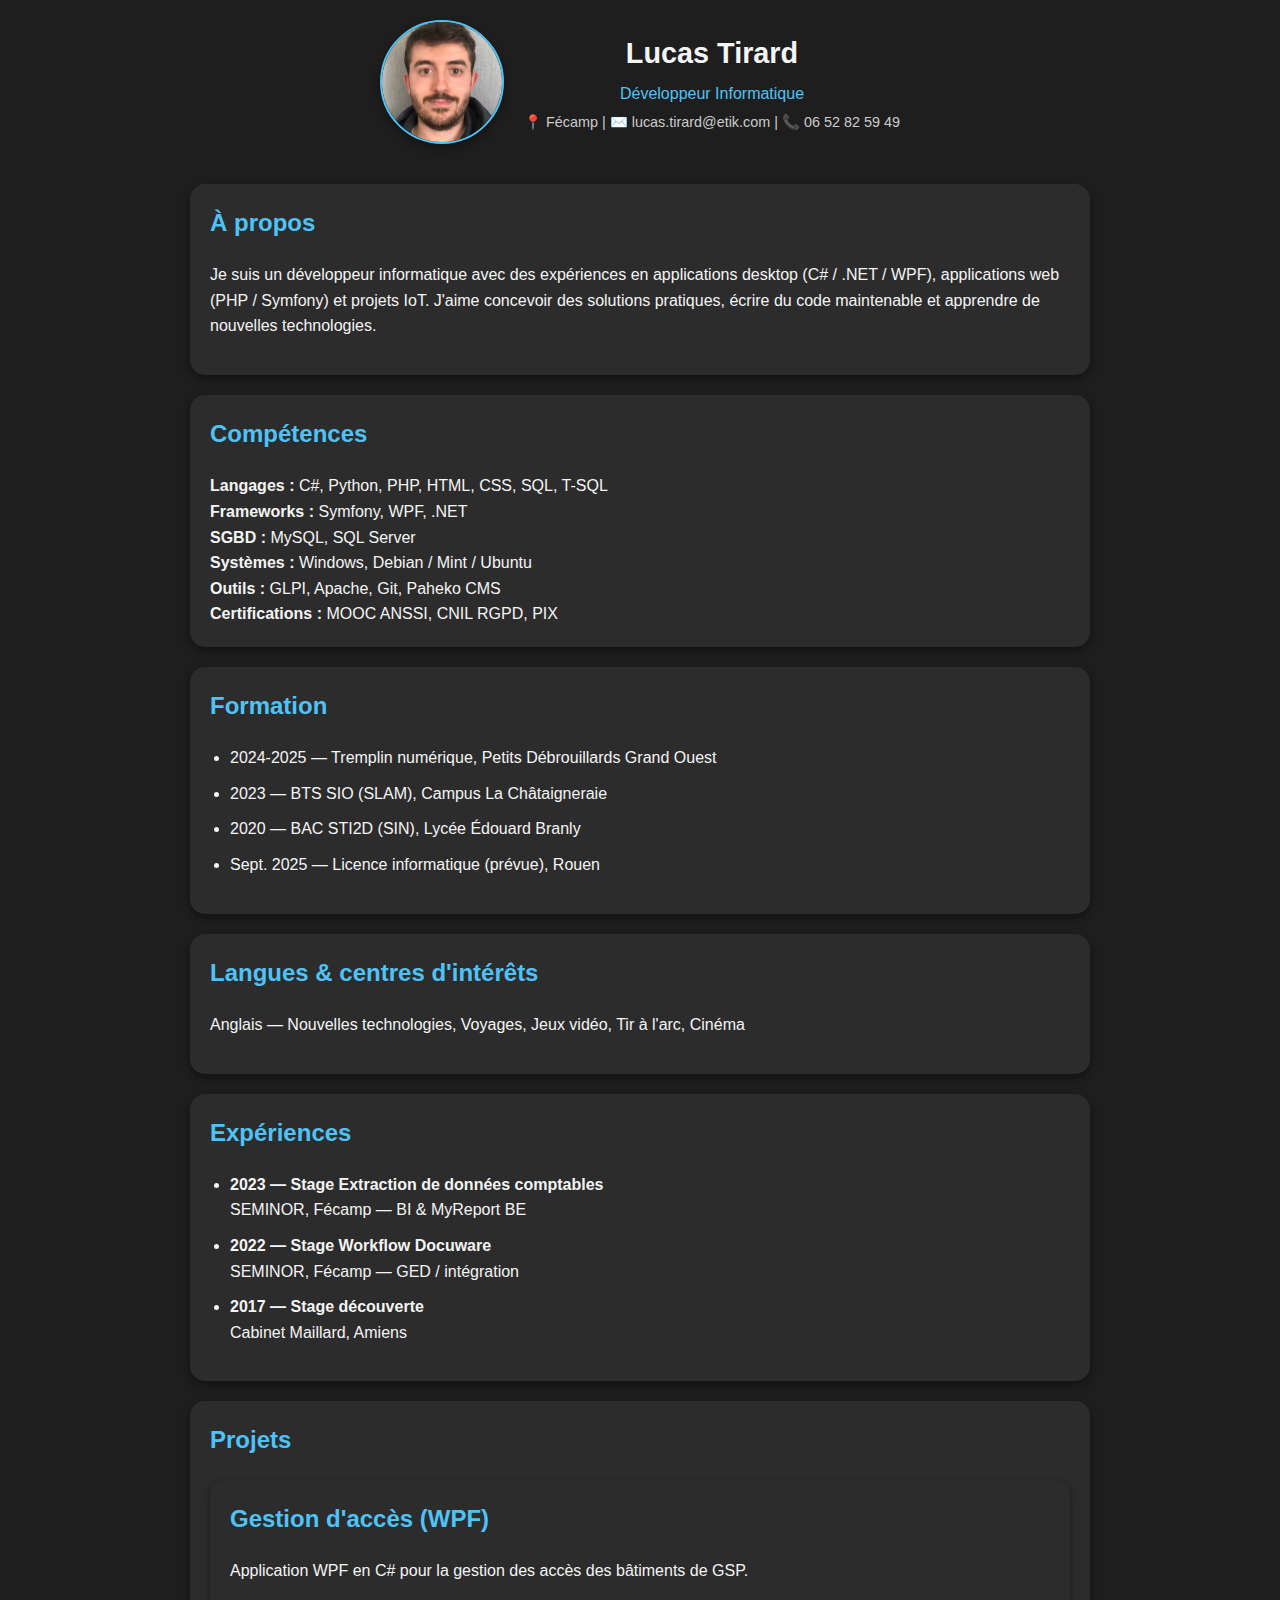
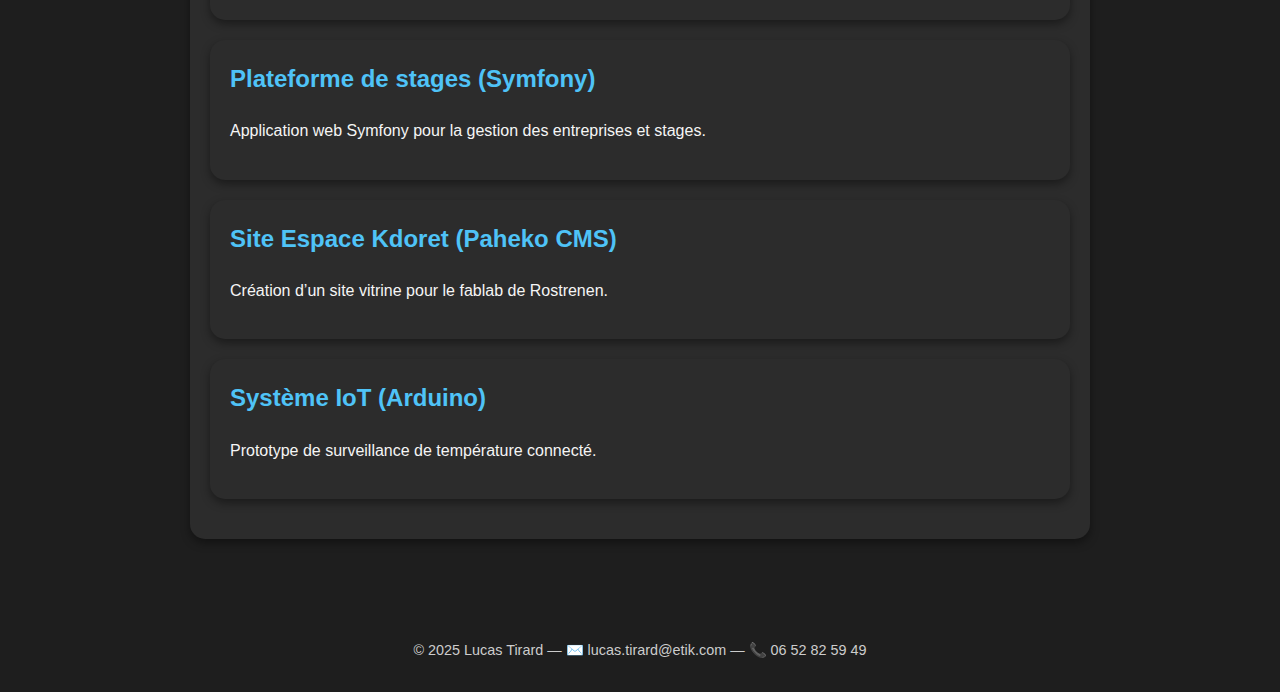
<file: index.html>
<!DOCTYPE html>
<html lang="fr">
<head>
  <meta charset="UTF-8">
  <meta name="viewport" content="width=device-width, initial-scale=1.0">
  <title>Portfolio - Lucas Tirard</title>
  <link rel="stylesheet" href="style/style.css">
</head>
<body>
  <header>
    <img src="images/Profile.jpg" alt="Photo de Lucas Tirard">
    <div class="header-info">
      <h1>Lucas Tirard</h1>
      <p class="role">Développeur Informatique</p>
      <div class="contact">
        <span aria-label="Localisation">📍 Fécamp</span> |
        <span aria-label="Email">✉️ lucas.tirard@etik.com</span> |
        <span aria-label="Téléphone">📞 06 52 82 59 49</span>
      </div>
    </div>
  </header>

  <main>
    <section class="about">
      <h2>À propos</h2>
      <p>Je suis un développeur informatique avec des expériences en applications desktop (C# / .NET / WPF), applications web (PHP / Symfony) et projets IoT. J'aime concevoir des solutions pratiques, écrire du code maintenable et apprendre de nouvelles technologies.</p>
    </section>

    <section class="skills">
      <h2>Compétences</h2>
      <div><strong>Langages :</strong> C#, Python, PHP, HTML, CSS, SQL, T-SQL</div>
      <div><strong>Frameworks :</strong> Symfony, WPF, .NET</div>
      <div><strong>SGBD :</strong> MySQL, SQL Server</div>
      <div><strong>Systèmes :</strong> Windows, Debian / Mint / Ubuntu</div>
      <div><strong>Outils :</strong> GLPI, Apache, Git, Paheko CMS</div>
      <div><strong>Certifications :</strong> MOOC ANSSI, CNIL RGPD, PIX</div>
    </section>

    <section class="education">
      <h2>Formation</h2>
      <ul>
        <li>2024-2025 — Tremplin numérique, Petits Débrouillards Grand Ouest</li>
        <li>2023 — BTS SIO (SLAM), Campus La Châtaigneraie</li>
        <li>2020 — BAC STI2D (SIN), Lycée Édouard Branly</li>
        <li>Sept. 2025 — Licence informatique (prévue), Rouen</li>
      </ul>
    </section>

    <section class="interests">
      <h2>Langues & centres d'intérêts</h2>
      <p>Anglais — Nouvelles technologies, Voyages, Jeux vidéo, Tir à l'arc, Cinéma</p>
    </section>

    <section class="experience">
      <h2>Expériences</h2>
      <ul>
        <li><strong>2023 — Stage Extraction de données comptables</strong><br>SEMINOR, Fécamp — BI & MyReport BE</li>
        <li><strong>2022 — Stage Workflow Docuware</strong><br>SEMINOR, Fécamp — GED / intégration</li>
        <li><strong>2017 — Stage découverte</strong><br>Cabinet Maillard, Amiens</li>
      </ul>
    </section>

    <section class="projects">
      <h2>Projets</h2>
      
      <a href="pages/WPF.html" class="project-card" title="Projet Gestion d'accès (WPF)">
        <h2>Gestion d'accès (WPF)</h2>
        <p>Application WPF en C# pour la gestion des accès des bâtiments de GSP.</p>
      </a>

      <a href="pages/Symfony.html" class="project-card" title="Projet Plateforme de stages (Symfony)">
        <h2>Plateforme de stages (Symfony)</h2>
        <p>Application web Symfony pour la gestion des entreprises et stages.</p>
      </a>

      <a href="pages/Kdoret.html" class="project-card" title="Site Espace Kdoret (Paheko CMS)">
        <h2>Site Espace Kdoret (Paheko CMS)</h2>
        <p>Création d’un site vitrine pour le fablab de Rostrenen.</p>
      </a>

      <a href="pages/BubbleTea.html" class="project-card" title="Système IoT (Arduino)">
        <h2>Système IoT (Arduino)</h2>
        <p>Prototype de surveillance de température connecté.</p>
      </a>
    </section>
  </main>

  <footer>
    © 2025 Lucas Tirard — ✉️ lucas.tirard@etik.com — 📞 06 52 82 59 49
  </footer>
</body>
</html>
</file>
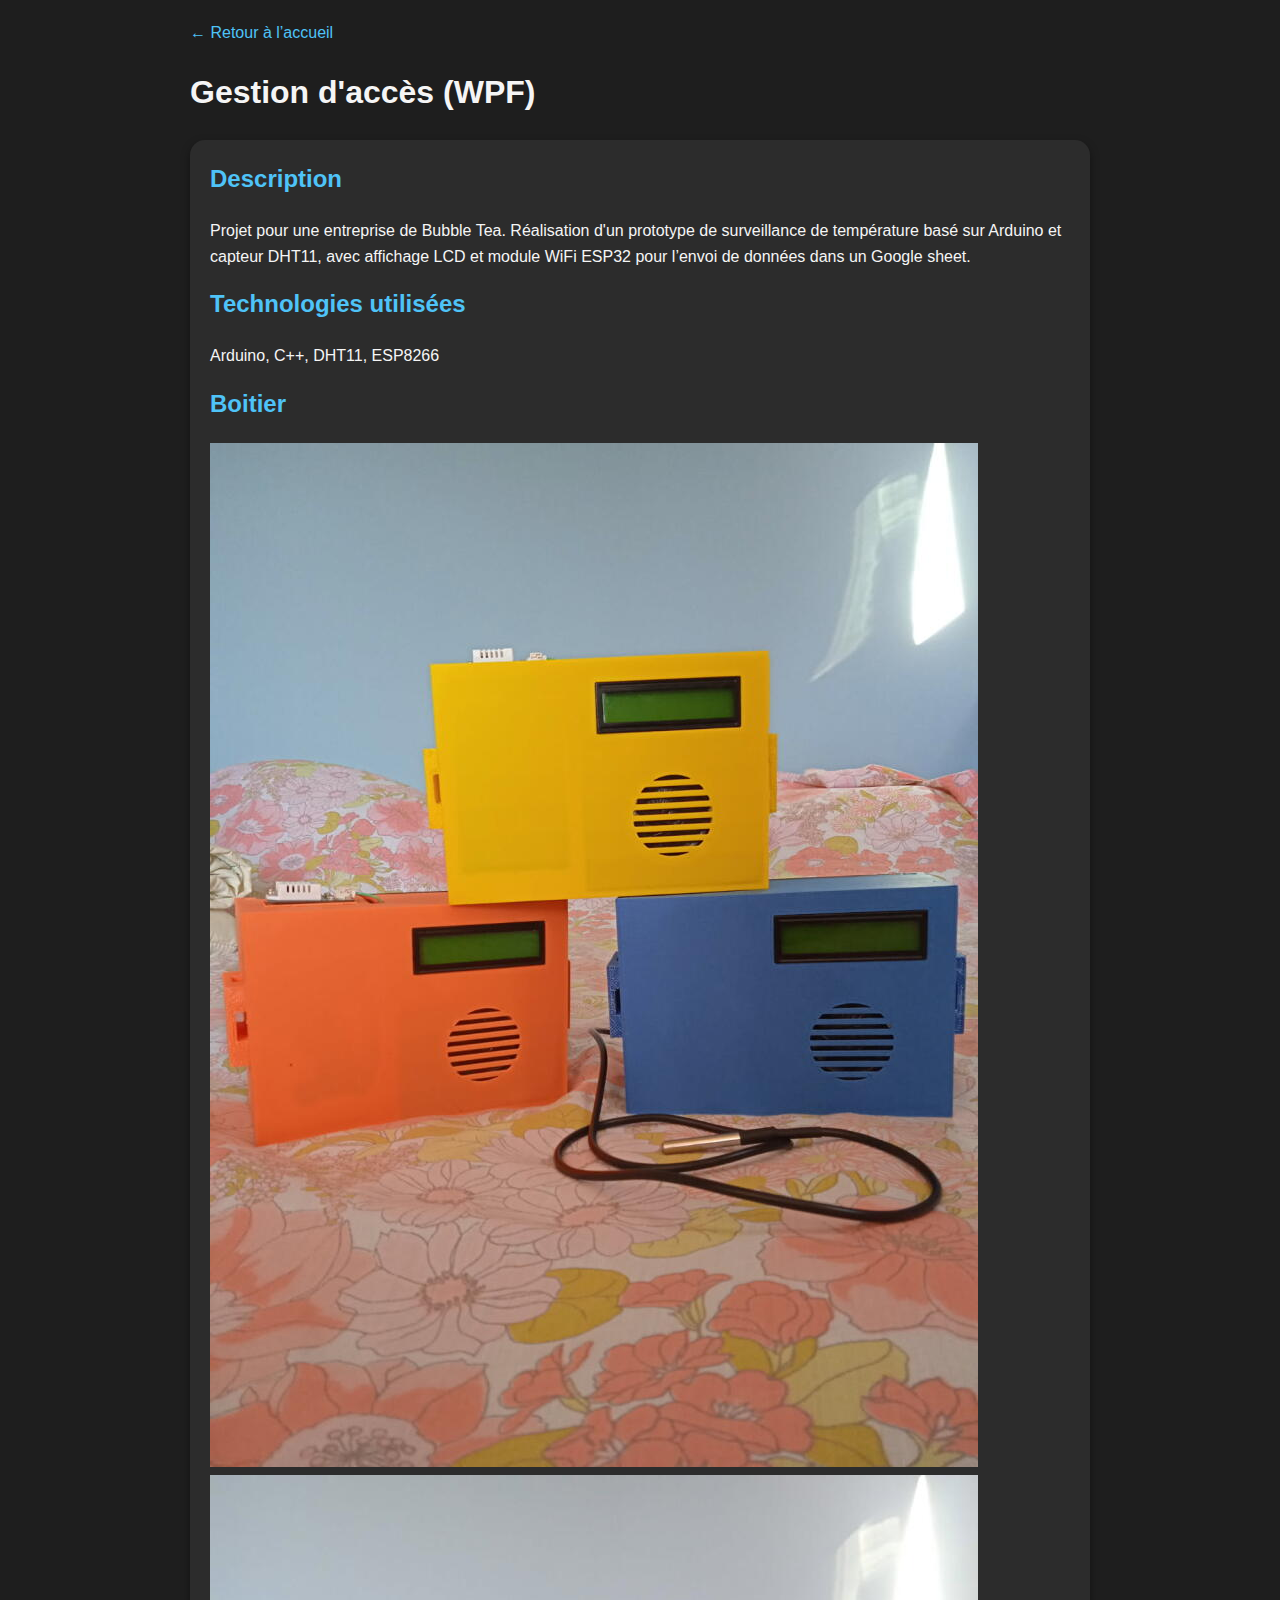
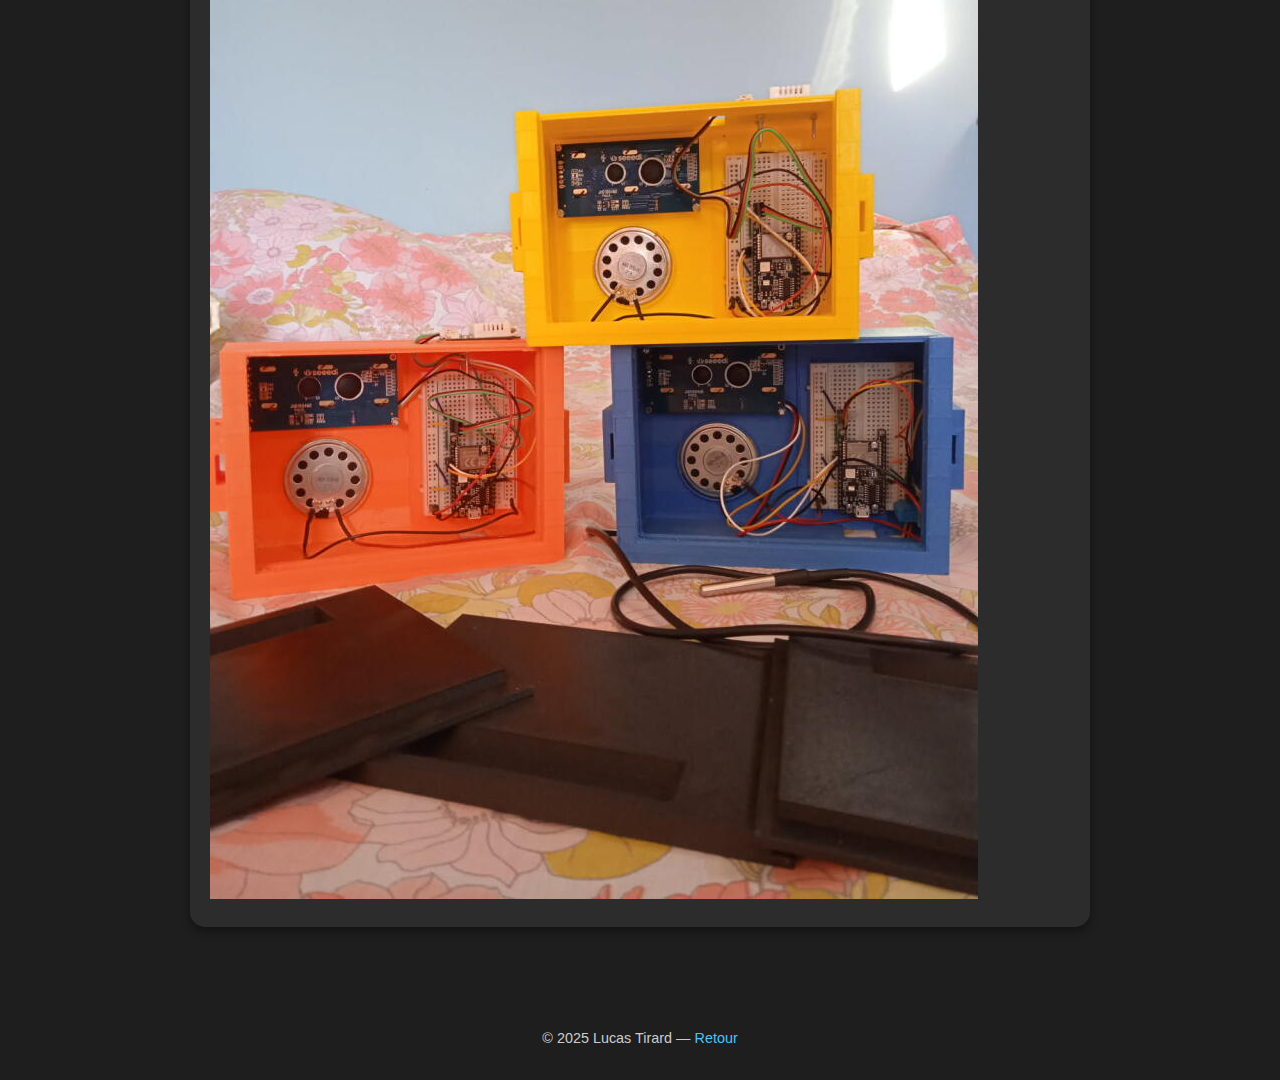
<file: pages/BubbleTea.html>
<!DOCTYPE html>
<html lang="fr">
<head>
  <meta charset="UTF-8">
  <meta name="viewport" content="width=device-width, initial-scale=1.0">
  <title>Gestion d'accès (WPF) - Lucas Tirard</title>
  <link rel="stylesheet" href="../style/style.css">
</head>
<body>
  <main>
    <a href="../index.html">← Retour à l’accueil</a>
    <h1>Gestion d'accès (WPF)</h1>
    <section>
      <h2>Description</h2>
      <p>Projet pour une entreprise de Bubble Tea. Réalisation d'un prototype de surveillance de température basé sur Arduino et capteur DHT11, avec affichage LCD et module WiFi ESP32 pour l’envoi de données dans un Google sheet.</p>

      <h2>Technologies utilisées</h2>
      <p>Arduino, C++, DHT11, ESP8266</p>

      <h2>Boitier</h2>
      <img src="../images/BubbleTea/BubbleTea_boitier_exterieur.jpeg">
      <img src="../images/BubbleTea/BubbleTea_boitier_interieur.jpeg">

    </section>
  </main>
  <footer>
    © 2025 Lucas Tirard — <a href="../index.html">Retour</a>
  </footer>
</body>
</html>
</file>
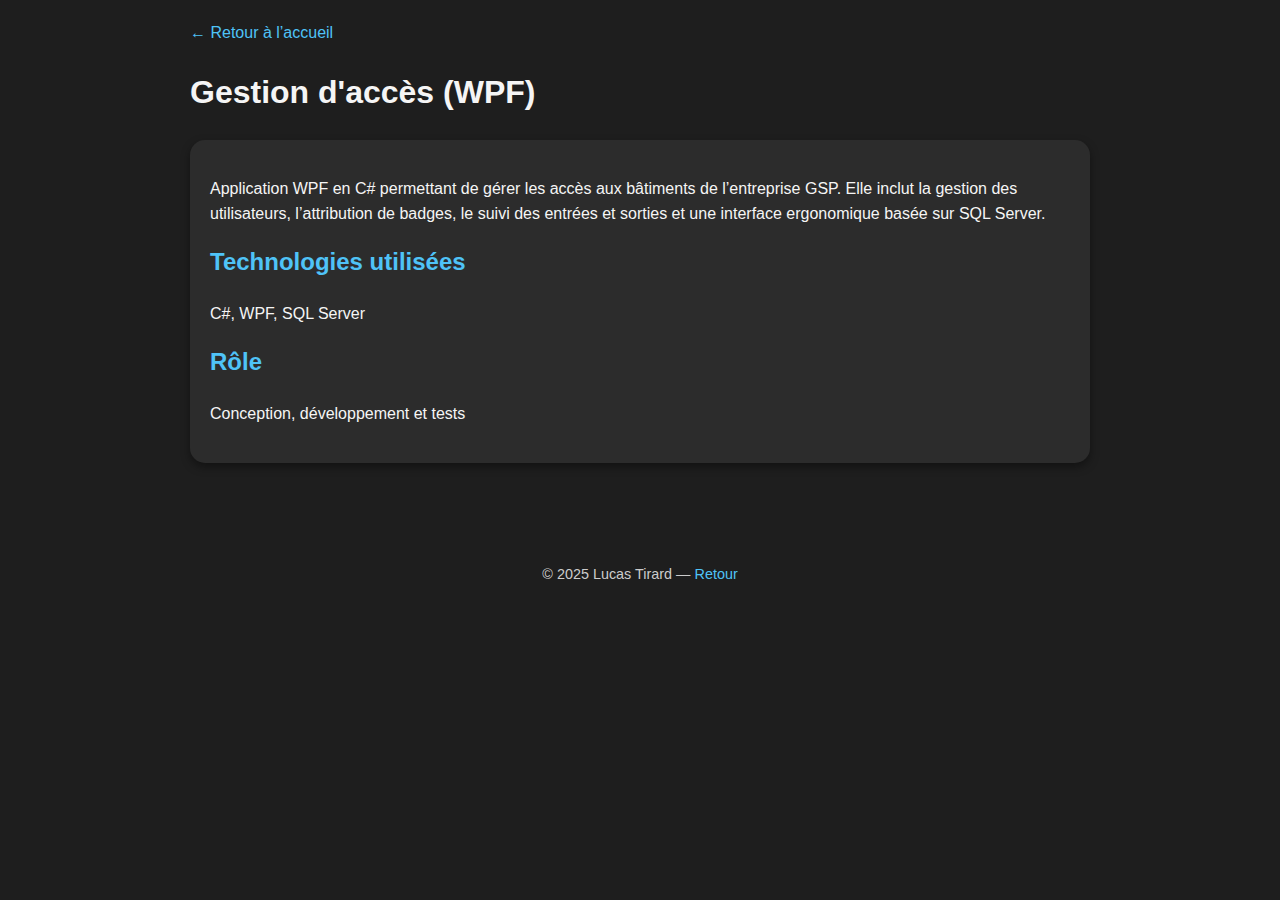
<file: pages/gestion-acces.html>
<!DOCTYPE html>
<html lang="fr">
<head>
  <meta charset="UTF-8">
  <meta name="viewport" content="width=device-width, initial-scale=1.0">
  <title>Gestion d'accès (WPF) - Lucas Tirard</title>
  <link rel="stylesheet" href="../style/style.css">
</head>
<body>
  <main>
    <a href="../index.html">← Retour à l’accueil</a>
    <h1>Gestion d'accès (WPF)</h1>
    <section>
      <p>Application WPF en C# permettant de gérer les accès aux bâtiments de l’entreprise GSP. Elle inclut la gestion des utilisateurs, l’attribution de badges, le suivi des entrées et sorties et une interface ergonomique basée sur SQL Server.</p>
      <h2>Technologies utilisées</h2>
      <p>C#, WPF, SQL Server</p>
      <h2>Rôle</h2>
      <p>Conception, développement et tests</p>
    </section>
  </main>
  <footer>
    © 2025 Lucas Tirard — <a href="../index.html">Retour</a>
  </footer>
</body>
</html>
</file>
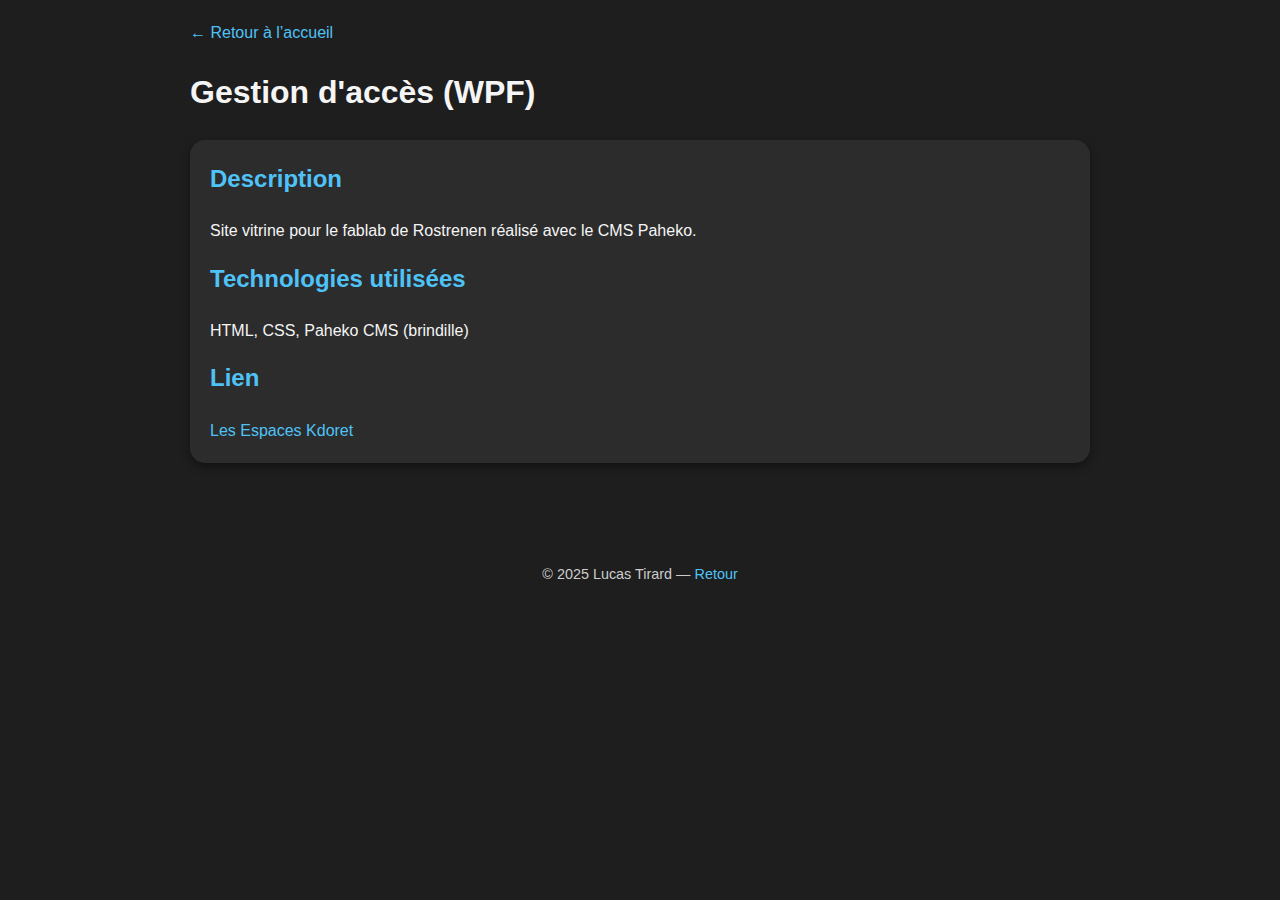
<file: pages/Kdoret.html>
<!DOCTYPE html>
<html lang="fr">
<head>
  <meta charset="UTF-8">
  <meta name="viewport" content="width=device-width, initial-scale=1.0">
  <title>Gestion d'accès (WPF) - Lucas Tirard</title>
  <link rel="stylesheet" href="../style/style.css">
</head>
<body>
  <main>
    <a href="../index.html">← Retour à l’accueil</a>
    <h1>Gestion d'accès (WPF)</h1>
    <section>
      <h2>Description</h2>
      <p>Site vitrine pour le fablab de Rostrenen réalisé avec le CMS Paheko.</p>

      <h2>Technologies utilisées</h2>
      <p>HTML, CSS, Paheko CMS (brindille)</p>

      <h2>Lien</h2>
      <a href="https://tn.esprit-fablab.org">Les Espaces Kdoret</a>

      

    </section>
  </main>
  <footer>
    © 2025 Lucas Tirard — <a href="../index.html">Retour</a>
  </footer>
</body>
</html>
</file>
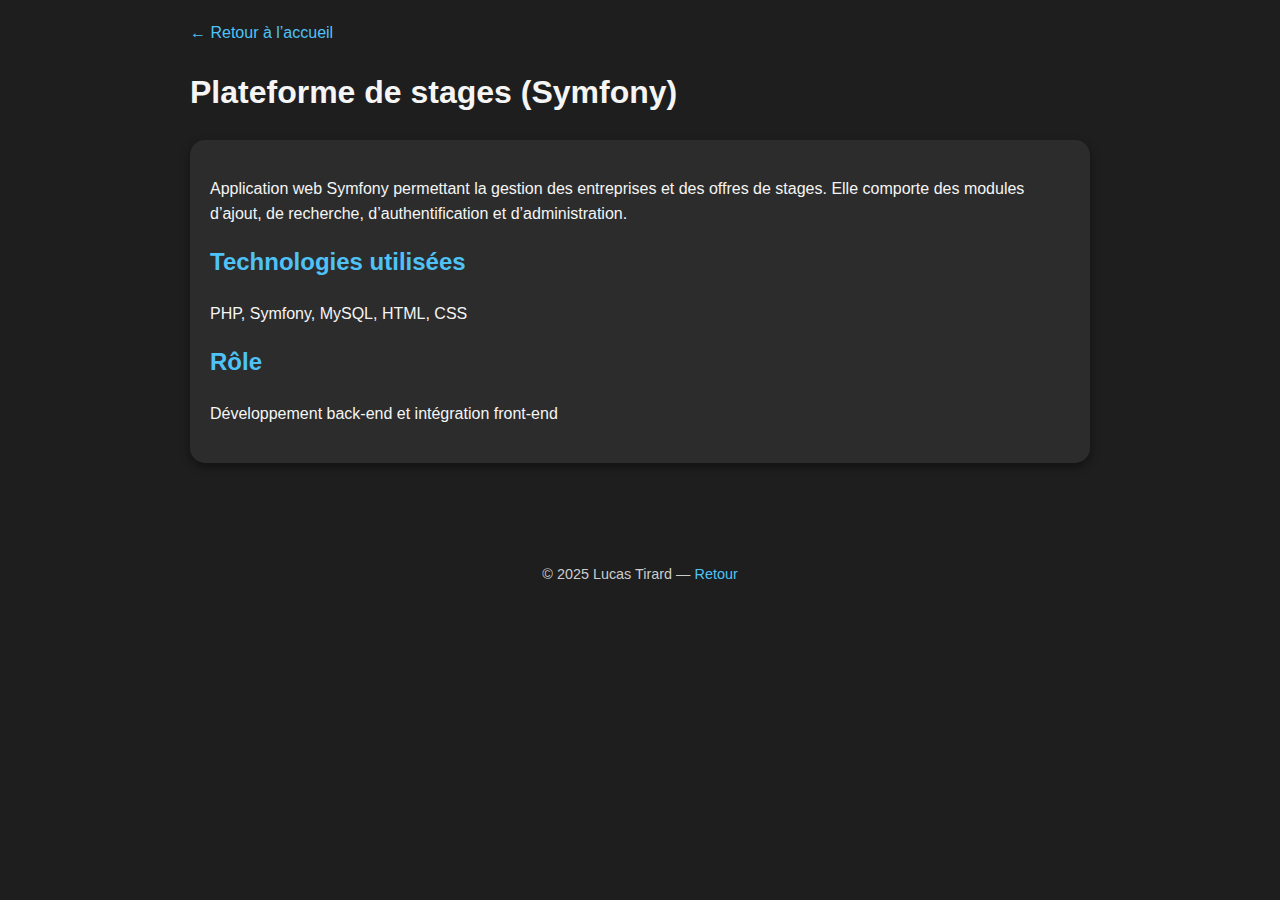
<file: pages/plateforme-stages.html>
<!DOCTYPE html>
<html lang="fr">
<head>
  <meta charset="UTF-8">
  <meta name="viewport" content="width=device-width, initial-scale=1.0">
  <title>Plateforme de stages (Symfony) - Lucas Tirard</title>
  <link rel="stylesheet" href="../style/style.css">
</head>
<body>
  <main>
    <a href="../index.html">← Retour à l’accueil</a>
    <h1>Plateforme de stages (Symfony)</h1>
    <section>
      <p>Application web Symfony permettant la gestion des entreprises et des offres de stages. Elle comporte des modules d’ajout, de recherche, d’authentification et d’administration.</p>
      <h2>Technologies utilisées</h2>
      <p>PHP, Symfony, MySQL, HTML, CSS</p>
      <h2>Rôle</h2>
      <p>Développement back-end et intégration front-end</p>
    </section>
  </main>
  <footer>
    © 2025 Lucas Tirard — <a href="../index.html">Retour</a>
  </footer>
</body>
</html>
</file>
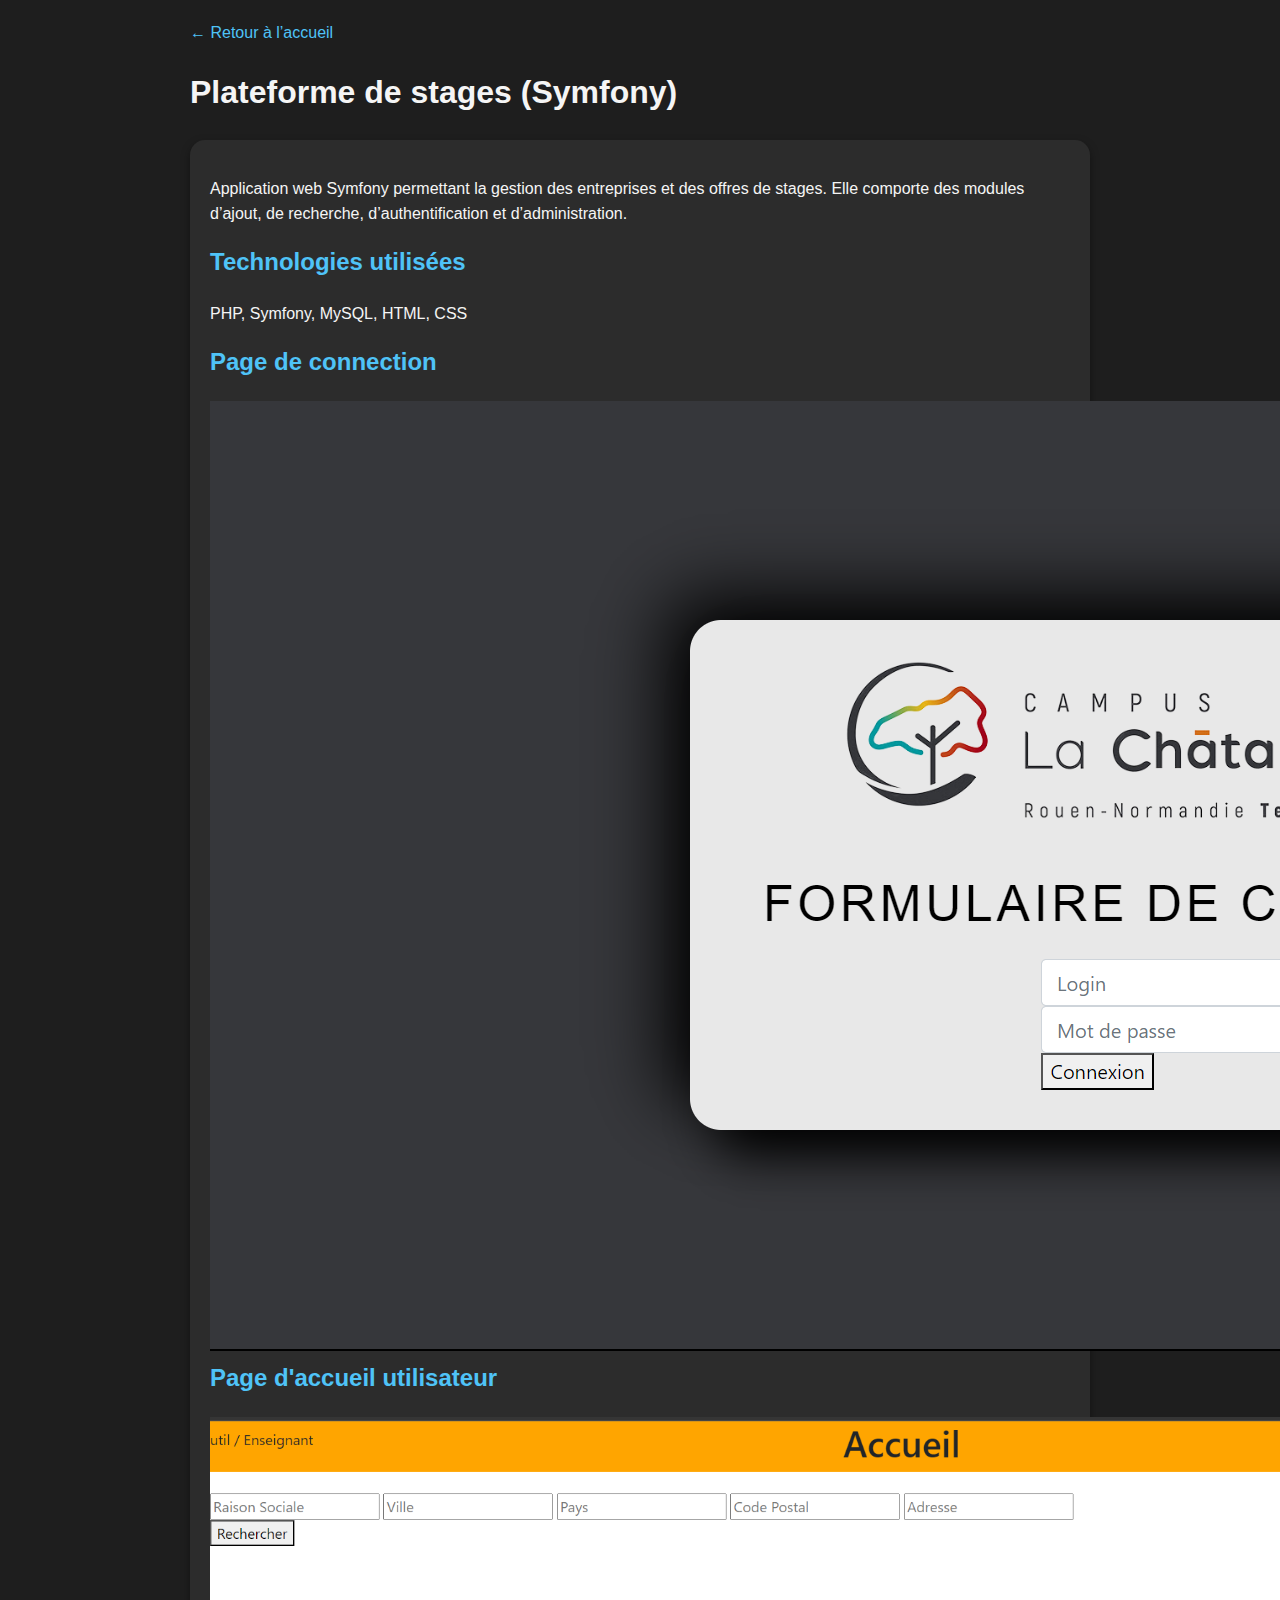
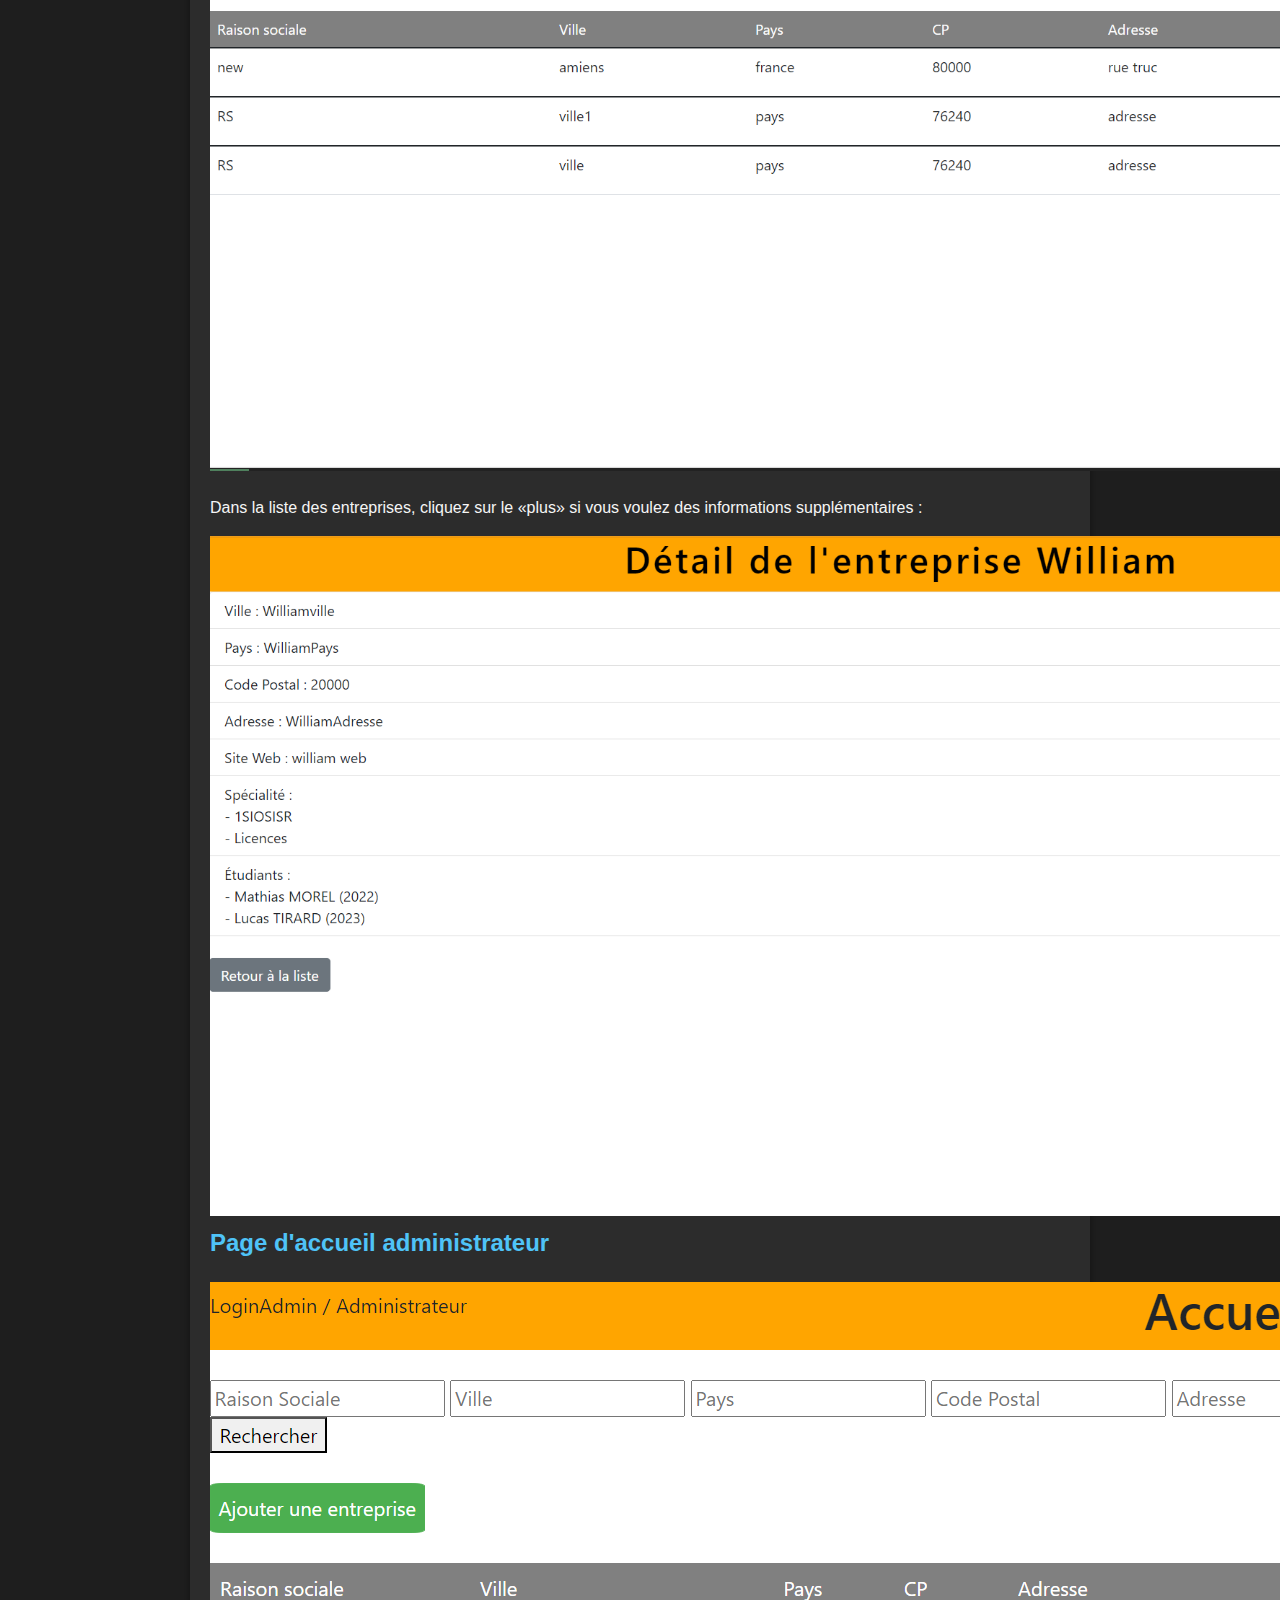
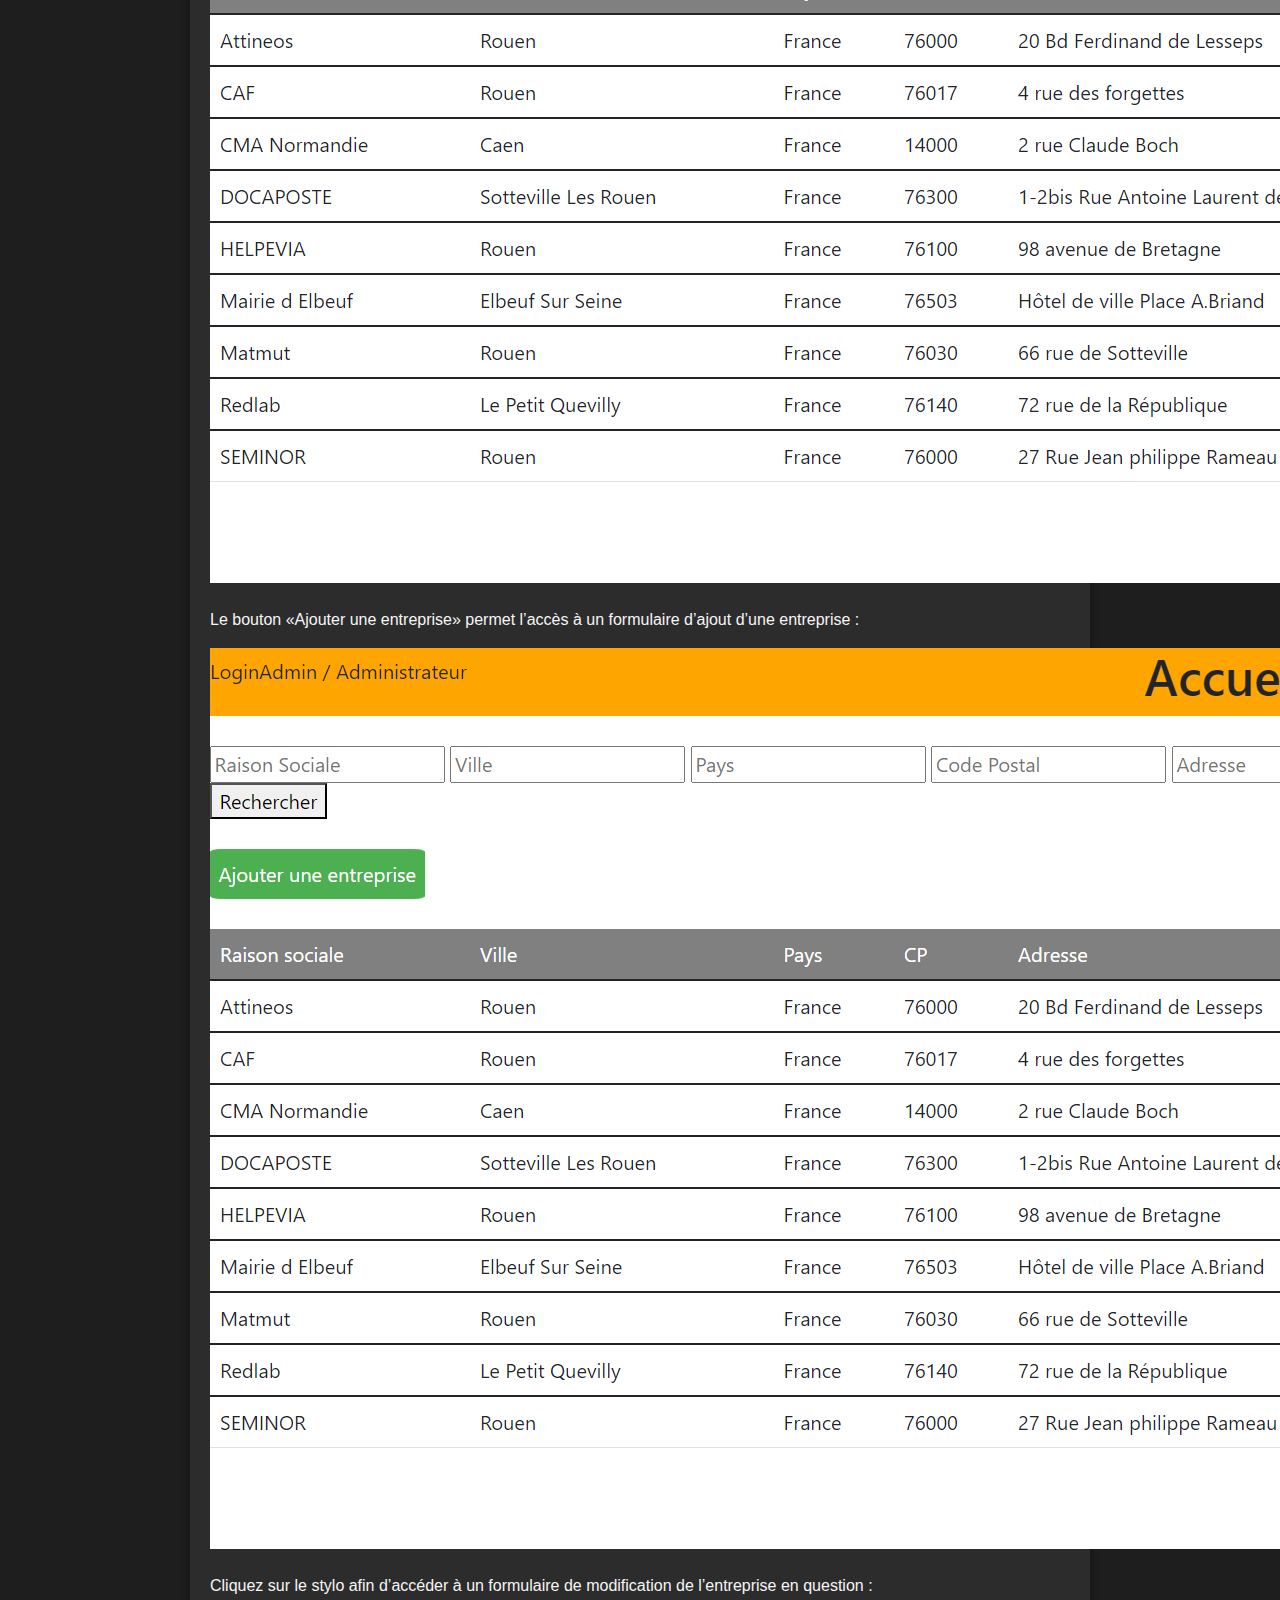
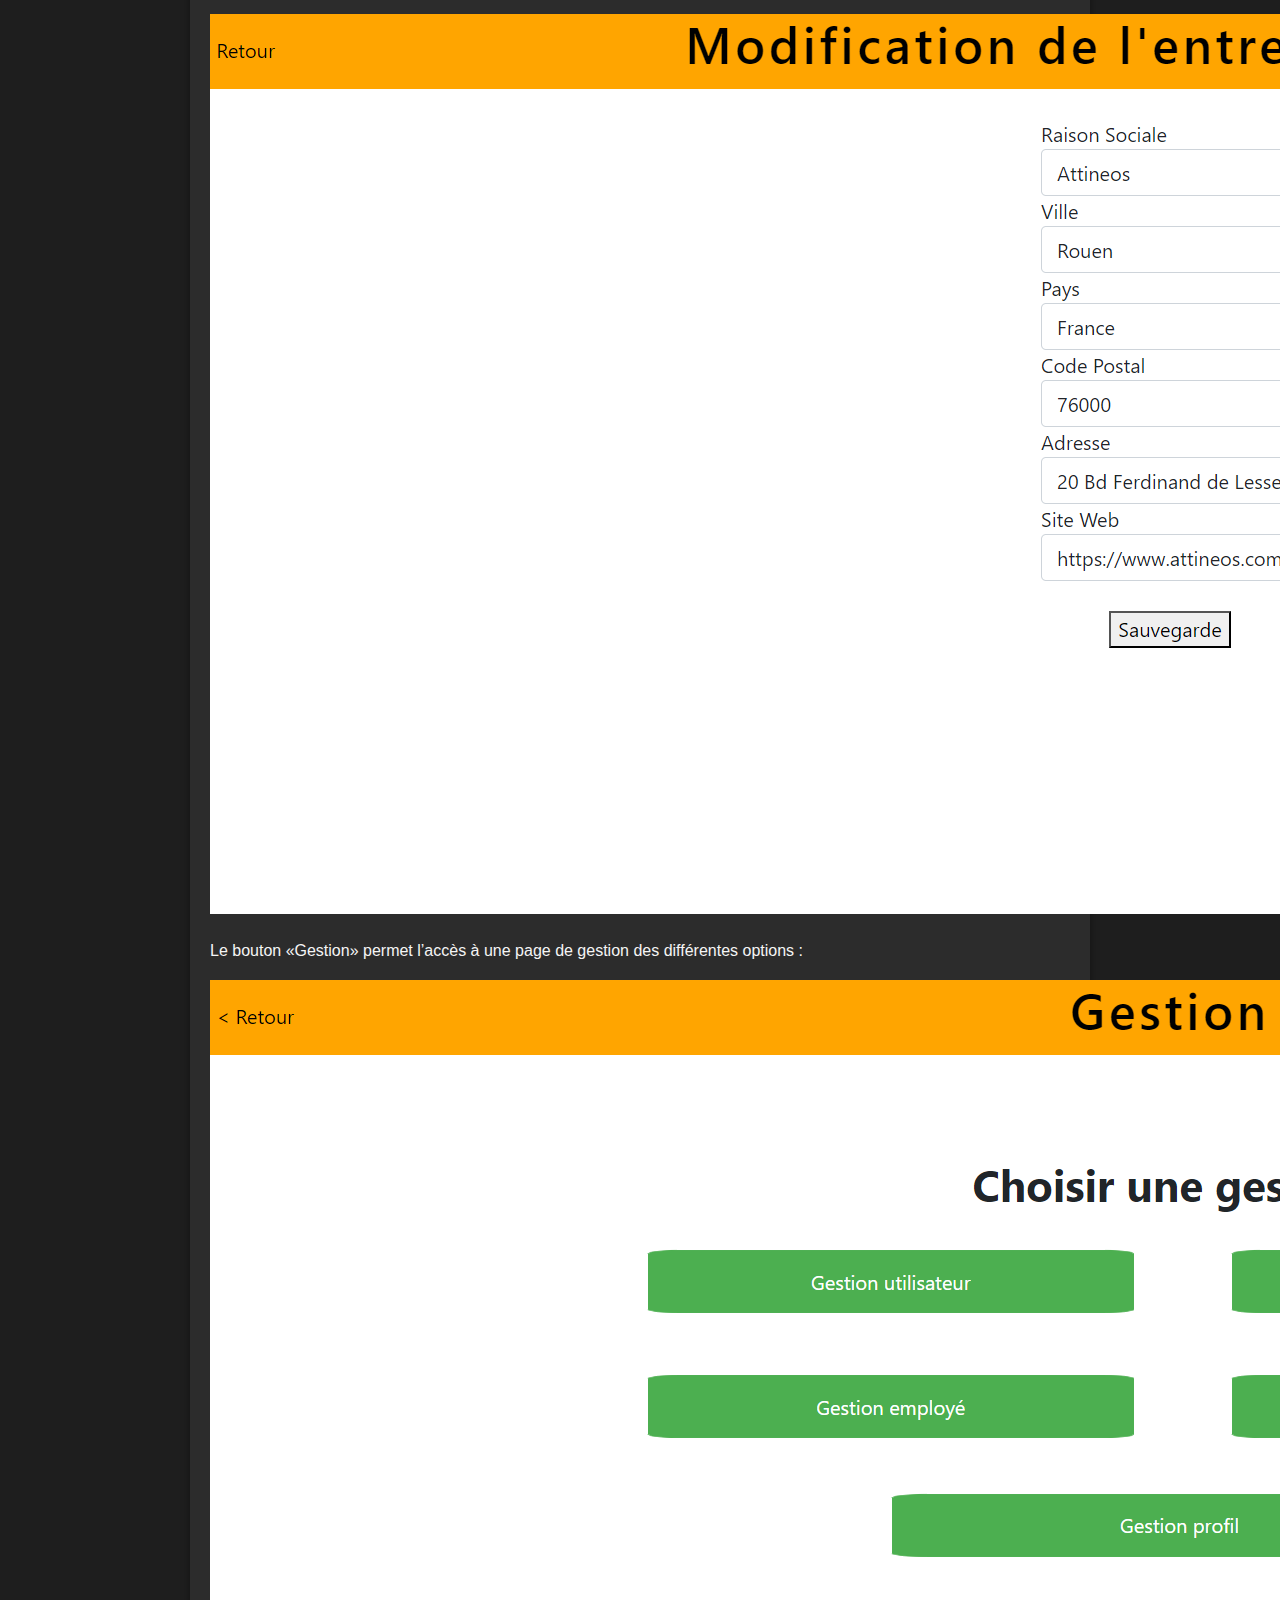
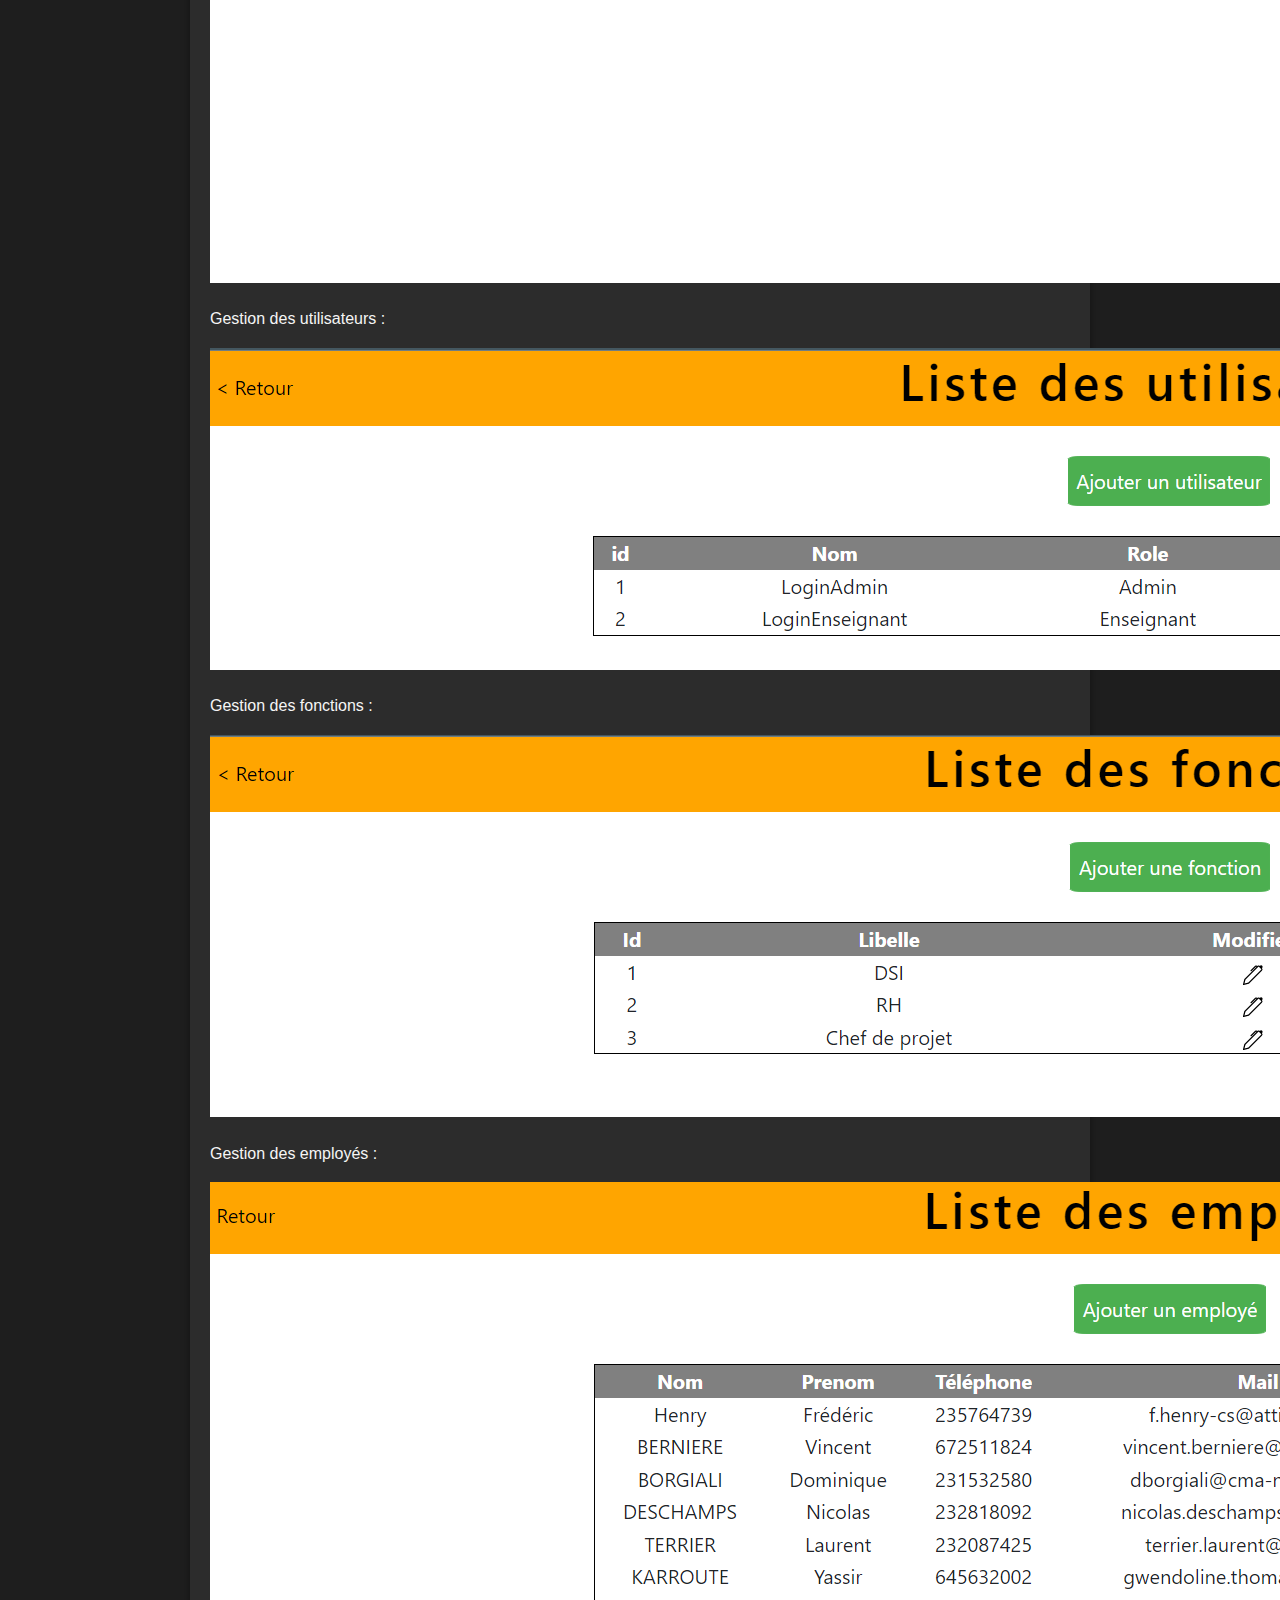
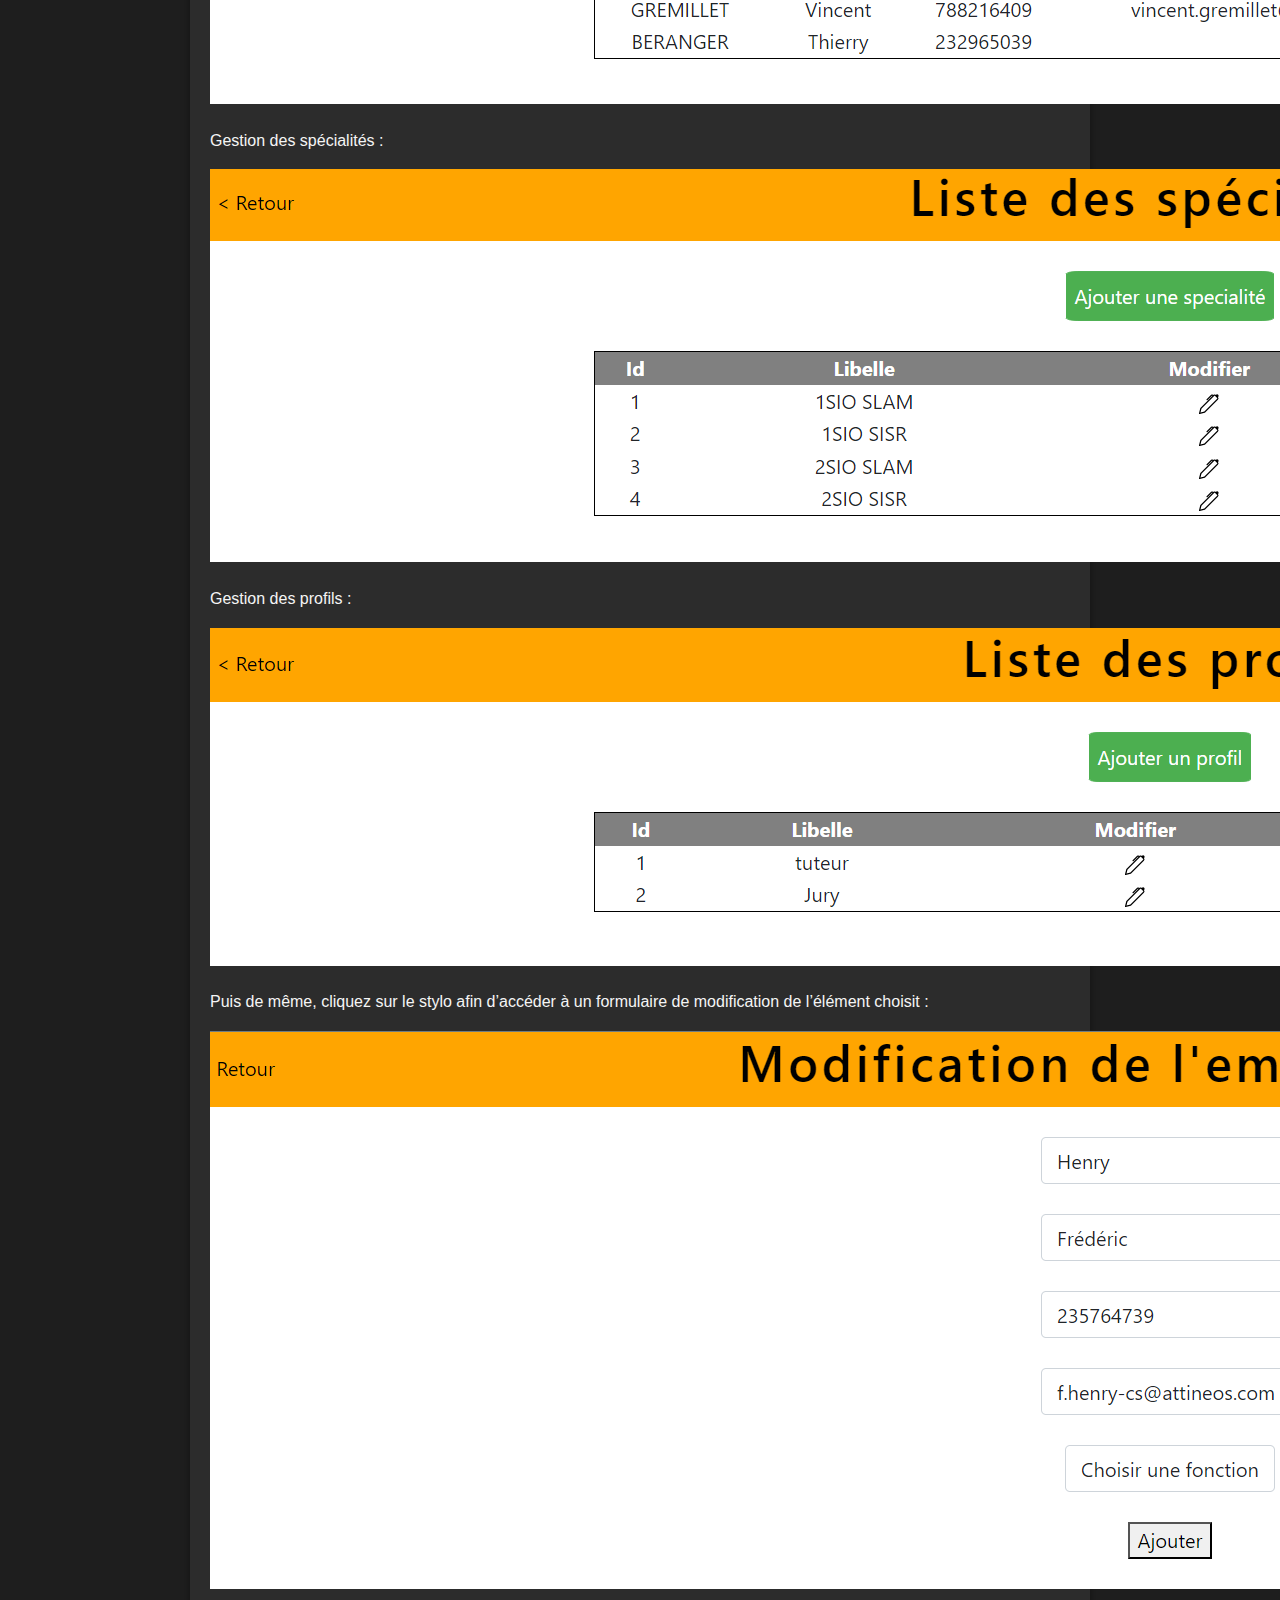
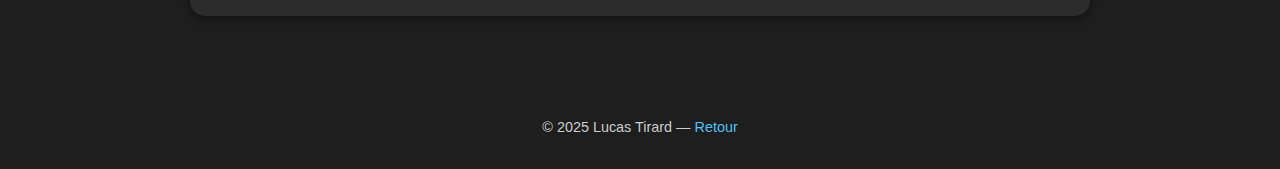
<file: pages/Symfony.html>
<!DOCTYPE html>
<html lang="fr">
<head>
  <meta charset="UTF-8">
  <meta name="viewport" content="width=device-width, initial-scale=1.0">
  <title>Plateforme de stages (Symfony) - Lucas Tirard</title>
  <link rel="stylesheet" href="../style/style.css">
</head>
<body>
  <main>
    <a href="../index.html">← Retour à l’accueil</a>
    <h1>Plateforme de stages (Symfony)</h1>
    <section>
      <p>Application web Symfony permettant la gestion des entreprises et des offres de stages. Elle comporte des modules d’ajout, de recherche, d’authentification et d’administration.</p>
      <h2>Technologies utilisées</h2>
      <p>PHP, Symfony, MySQL, HTML, CSS</p>

      <h2>Page de connection</h2>
      <img src="../images/Symfony/Symfony_page_connection.png">

      <h2>Page d'accueil utilisateur</h2>
      <img src="../images/Symfony/Symfony_page_accueil_util.png">

      <p>Dans la liste des entreprises, cliquez sur le «plus» si vous voulez des informations supplémentaires :</p>
      <img src="../images/Symfony/Symfony_page_detail_entreprise.png">

      <h2>Page d'accueil administrateur</h2>
      <img src="../images/Symfony/Symfony_page_accueil_admin.png">

      <p>Le bouton «Ajouter une entreprise» permet l’accès à un formulaire d’ajout d’une entreprise :</p>
      <img src="../images/Symfony/Symfony_page_accueil_admin.png">

      <p>Cliquez sur le stylo afin d’accéder à un formulaire de modification de l’entreprise en question :</p>
      <img src="../images/Symfony/Symfony_page_modif_entreprise.png">

      <p>Le bouton «Gestion» permet l’accès à une page de gestion des différentes options :</p>
      <img src="../images/Symfony/Symfony_page_gestion.png">

      <p>Gestion des utilisateurs :</p>
      <img src="../images/Symfony/Symfony_page_gestion_util.png">

      <p>Gestion des fonctions :</p>
      <img src="../images/Symfony/Symfony_page_gestion_fonction.png">

      <p>Gestion des employés :</p>
      <img src="../images/Symfony/Symfony_page_gestion_employe.png">

      <p>Gestion des spécialités :</p>
      <img src="../images/Symfony/Symfony_page_gestion_specialite.png">

      <p>Gestion des profils :</p>
      <img src="../images/Symfony/Symfony_page_gestion_profil.png">

      <p>Puis de même, cliquez sur le stylo afin d’accéder à un formulaire de modification de l’élément choisit :</p>
      <img src="../images/Symfony/Symfony_page_modif_employe.png">

    </section>
  </main>
  <footer>
    © 2025 Lucas Tirard — <a href="../index.html">Retour</a>
  </footer>
</body>
</html>
</file>
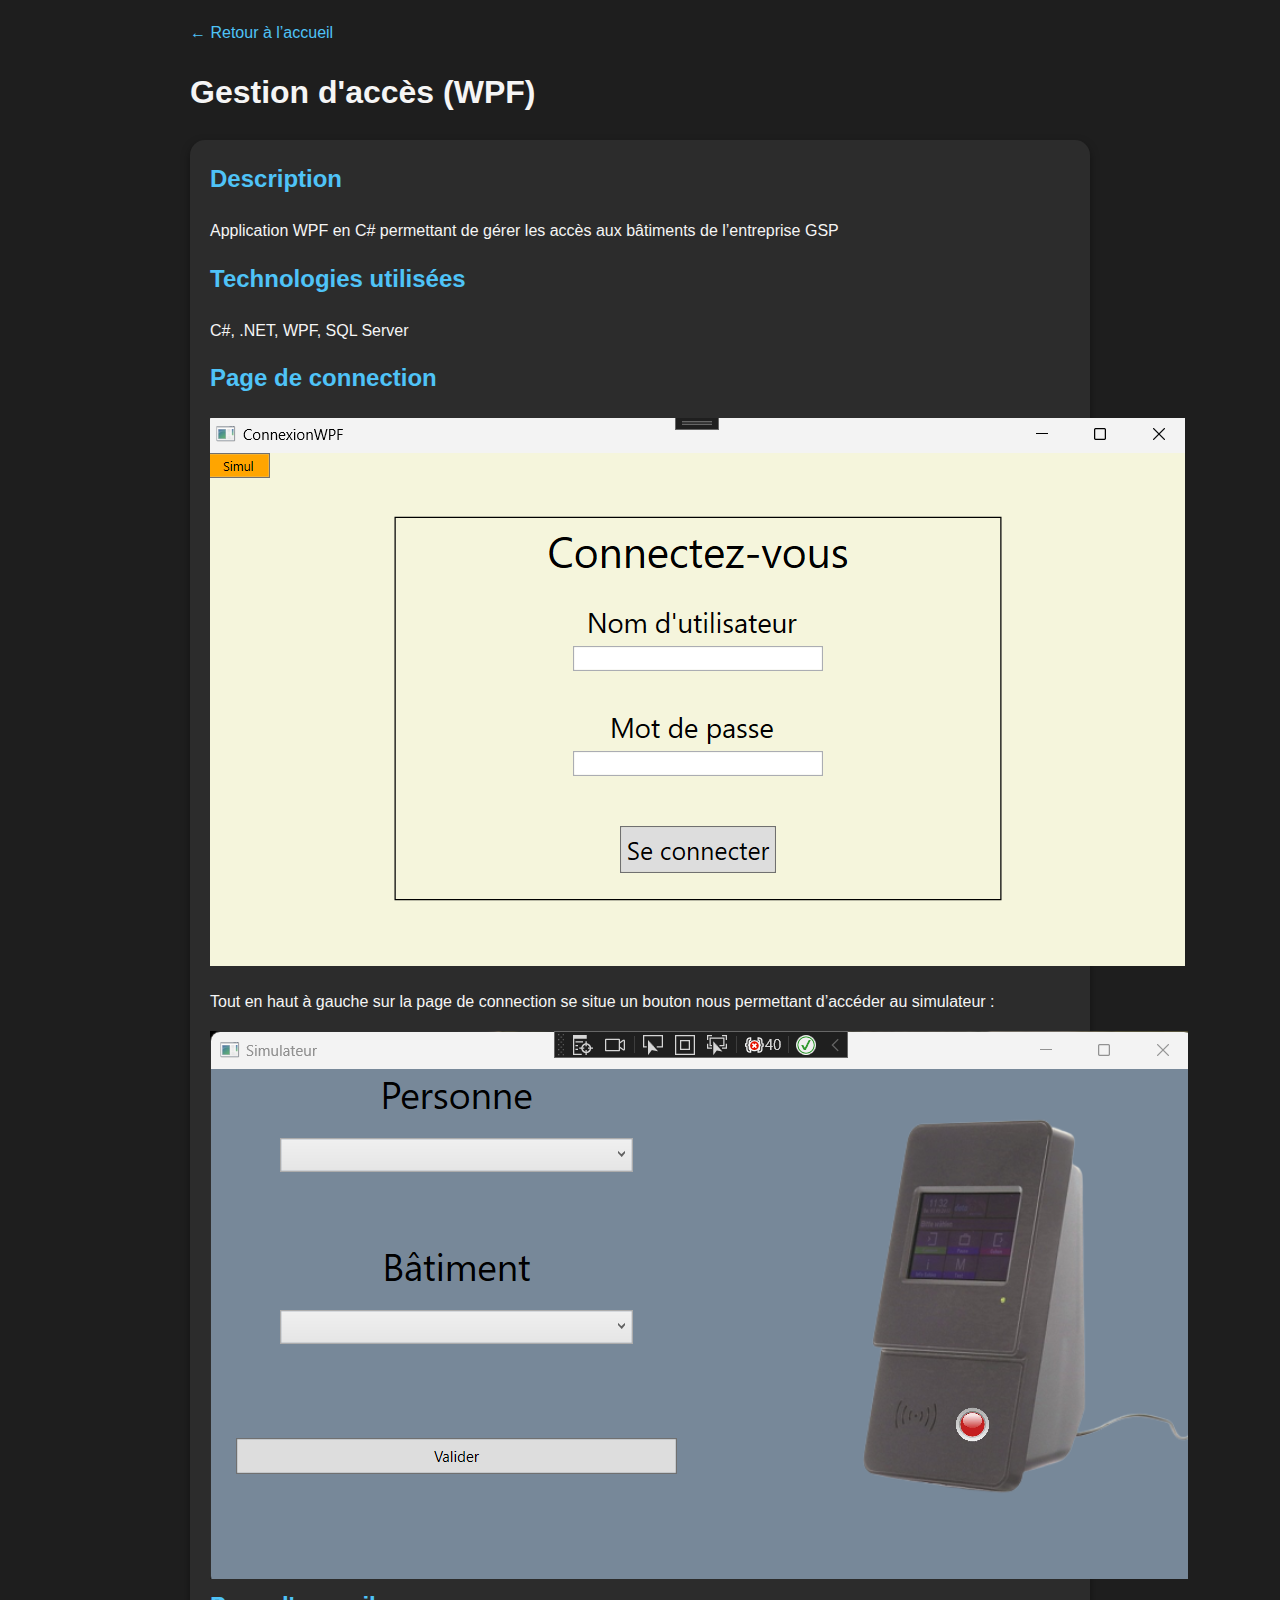
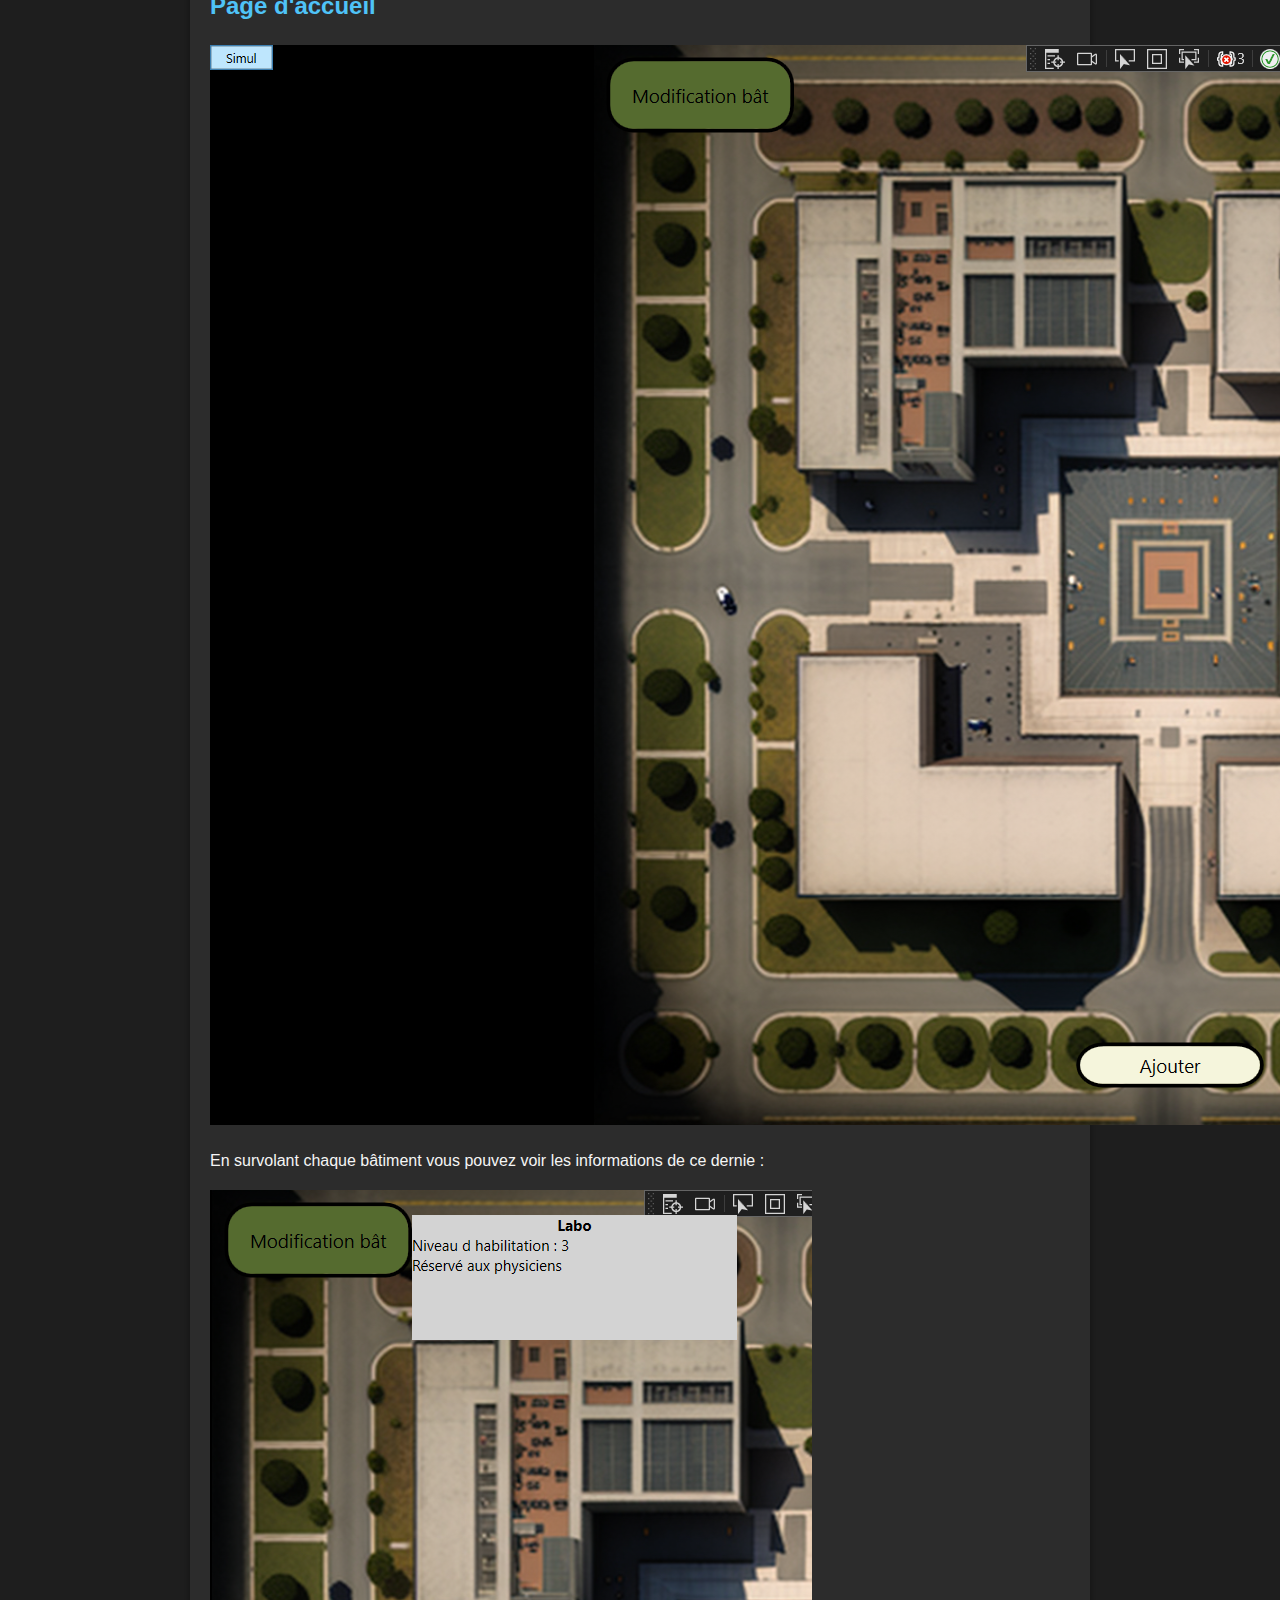
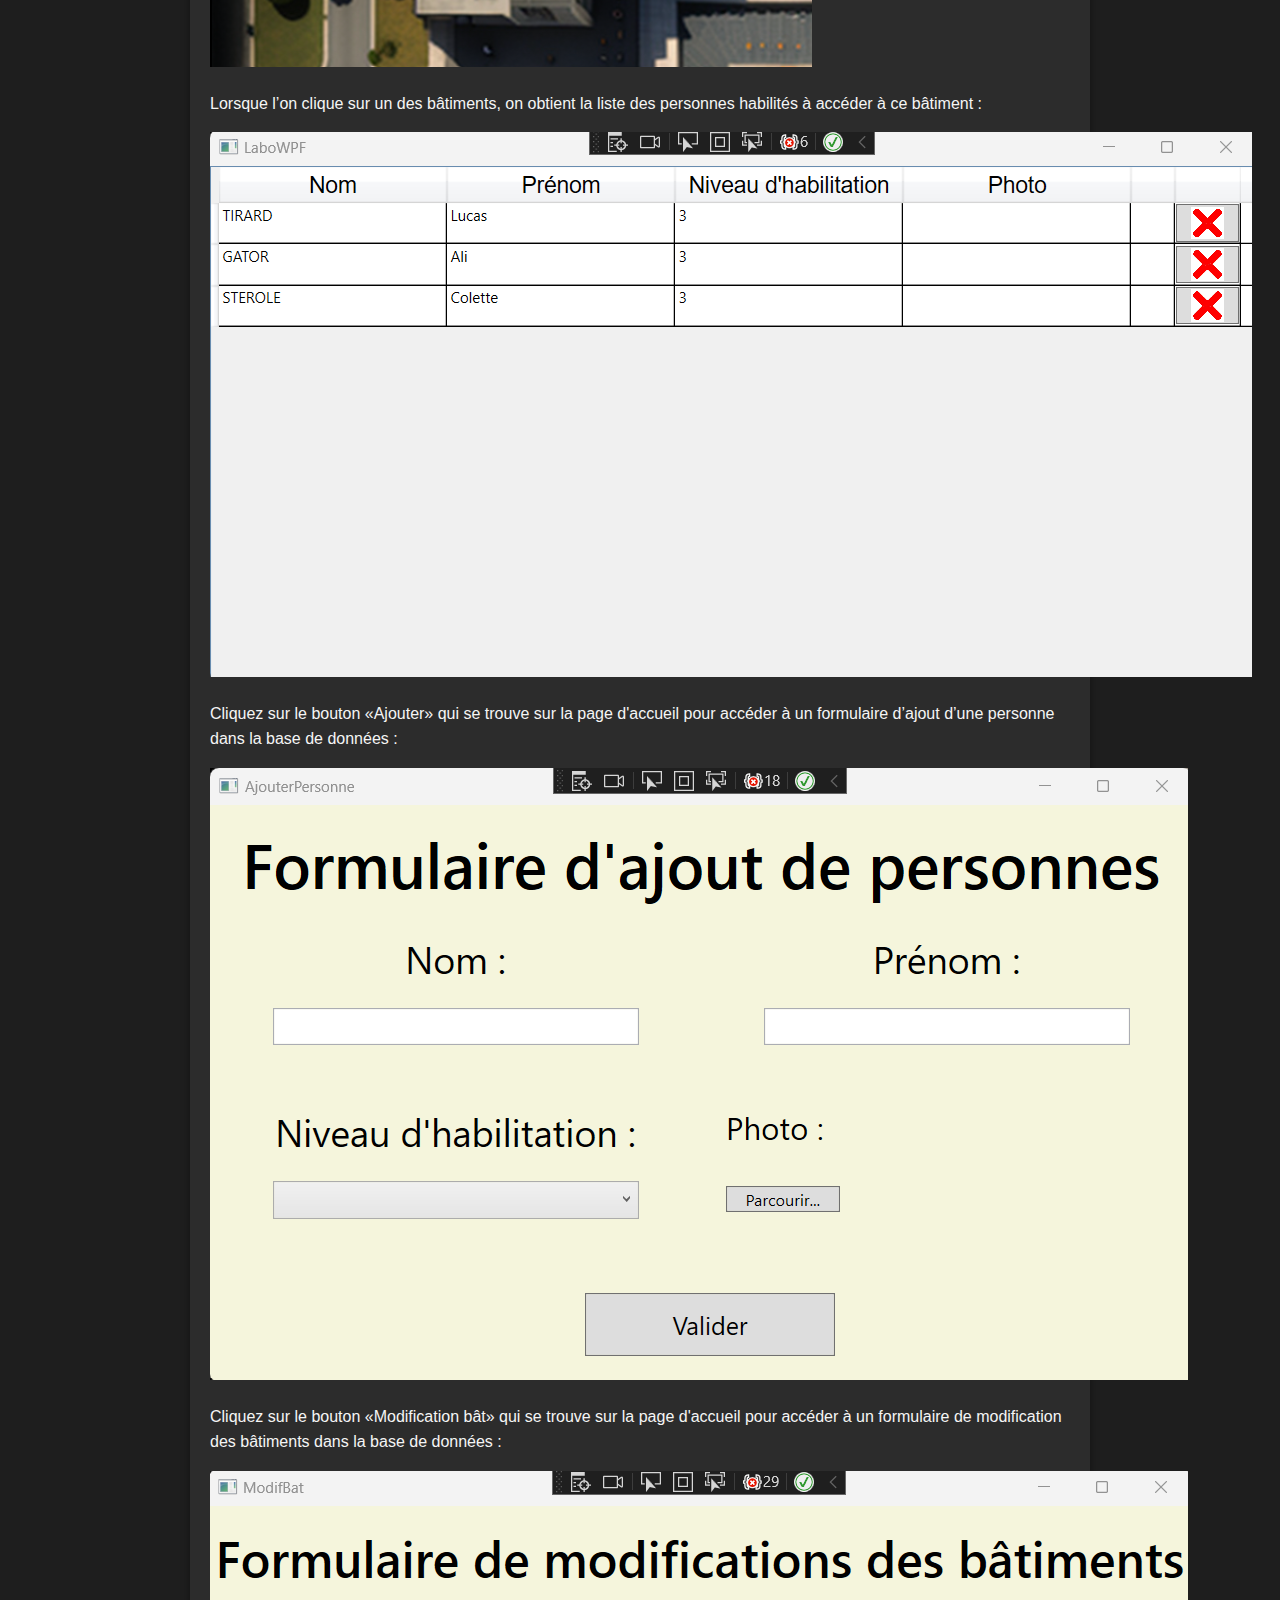
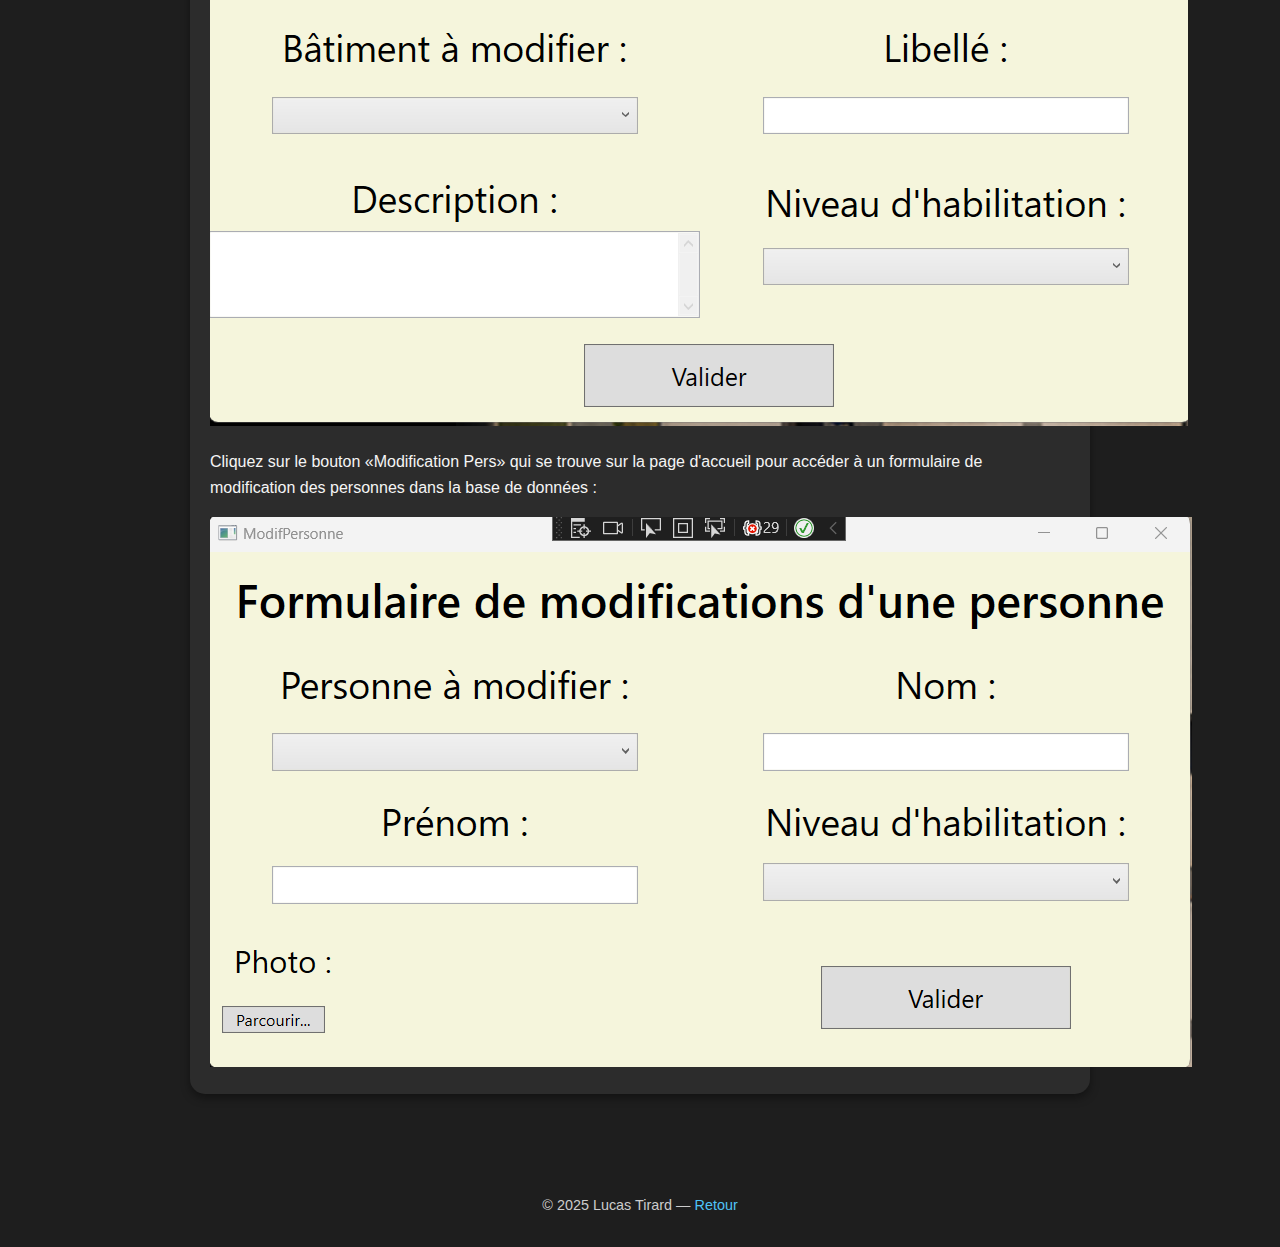
<file: pages/WPF.html>
<!DOCTYPE html>
<html lang="fr">
<head>
  <meta charset="UTF-8">
  <meta name="viewport" content="width=device-width, initial-scale=1.0">
  <title>Gestion d'accès (WPF) - Lucas Tirard</title>
  <link rel="stylesheet" href="../style/style.css">
</head>
<body>
  <main>
    <a href="../index.html">← Retour à l’accueil</a>
    <h1>Gestion d'accès (WPF)</h1>
    <section>
      <h2>Description</h2>
      <p>Application WPF en C# permettant de gérer les accès aux bâtiments de l’entreprise GSP</p>

      <h2>Technologies utilisées</h2>
      <p>C#, .NET, WPF, SQL Server</p>

      <h2>Page de connection</h2>
      <img src="../images/WPF/WPF_ecran_connection.png">

      <p>Tout en haut à gauche sur la page de connection se situe un bouton  nous permettant d’accéder au simulateur :</p>
      <img src="../images/WPF/WPF_ecran_simul.png">

      <h2>Page d'accueil</h2>
      <img src="../images/WPF/WPF_ecran_accueil.png">

      <p>En survolant chaque bâtiment vous pouvez voir les informations de ce dernie :</p>
      <img src="../images/WPF/WPF_ecran_accueil_survol.png">

      <p>Lorsque l’on clique sur un des bâtiments, on obtient la liste des personnes habilités à accéder à ce bâtiment :</p>
      <img src="../images/WPF/WPF_ecran_labo.png">

      <p>Cliquez sur le bouton «Ajouter» qui se trouve sur la page d'accueil pour accéder à un formulaire d’ajout d’une personne dans la base de données :</p>
      <img src="../images/WPF/WPF_ecran_ajouter_pers.png">

      <p>Cliquez sur le bouton «Modification bât» qui se trouve sur la page d'accueil pour accéder à un formulaire de modification des bâtiments dans la base de données :</p>
      <img src="../images/WPF/WPF_ecran_modif_bat.png">

      <p>Cliquez sur le bouton «Modification Pers» qui se trouve sur la page d'accueil pour accéder à un formulaire de modification des personnes dans la base de données :</p>
      <img src="../images/WPF/WPF_ecran_modif_pers.png">

    </section>
  </main>
  <footer>
    © 2025 Lucas Tirard — <a href="../index.html">Retour</a>
  </footer>
</body>
</html>
</file>
<file: style/style.css>
:root {
  --bg-dark: #1e1e1e;
  --bg-light: #2c2c2c;
  --accent: #4fc3f7;
  --text-light: #f5f5f5;
  --text-muted: #cccccc;
  --radius: 15px;
  --shadow: 0 4px 10px rgba(0, 0, 0, 0.4);
}

body {
  background-color: var(--bg-dark);
  color: var(--text-light);
  font-family: 'Segoe UI', Arial, sans-serif;
  margin: 0;
  padding: 0;
  line-height: 1.6;
}

/* Structure principale */
header, main, footer {
  max-width: 900px;
  margin: auto;
  padding: 20px;
}

/* Header */
header {
  display: flex;
  flex-direction: row;
  align-items: center;
  justify-content: center;
  gap: 20px;
  flex-wrap: wrap;
  text-align: center;
}

header img {
  width: 120px;
  height: 120px;
  border-radius: 50%;
  object-fit: cover;
  box-shadow: var(--shadow);
  border: 2px solid var(--accent);
}

header h1 {
  margin: 0;
  font-size: 1.8em;
}

.role {
  color: var(--accent);
  margin: 5px 0;
}

.contact {
  font-size: 0.9em;
  color: var(--text-muted);
}

/* Sections */
section {
  background-color: var(--bg-light);
  border-radius: var(--radius);
  box-shadow: var(--shadow);
  padding: 20px;
  margin-bottom: 20px;
}

h2 {
  color: var(--accent);
  margin-top: 0;
}

/* Liens de projet */
.project-card {
  display: block;
  background-color: var(--bg-light);
  border-radius: var(--radius);
  box-shadow: var(--shadow);
  padding: 20px;
  text-decoration: none;
  margin: 20px 0;
  color: var(--text-light);
  transition: all 0.3s ease;
}

.project-card:hover {
  transform: translateY(-4px);
  box-shadow: 0 8px 16px rgba(0,0,0,0.5);
  border-left: 5px solid var(--accent);
}

/* Listes */
ul {
  padding-left: 20px;
}

li {
  margin-bottom: 10px;
}

/* Footer */
footer {
  text-align: center;
  font-size: 0.9em;
  color: var(--text-muted);
  margin-top: 40px;
  padding-bottom: 30px;
}

/* Liens */
a {
  color: var(--accent);
  text-decoration: none;
}

a:hover {
  text-decoration: underline;
}

/* Responsive */
@media (max-width: 600px) {
  header {
    flex-direction: column;
  }
  main {
    padding: 10px;
  }
}
</file>
